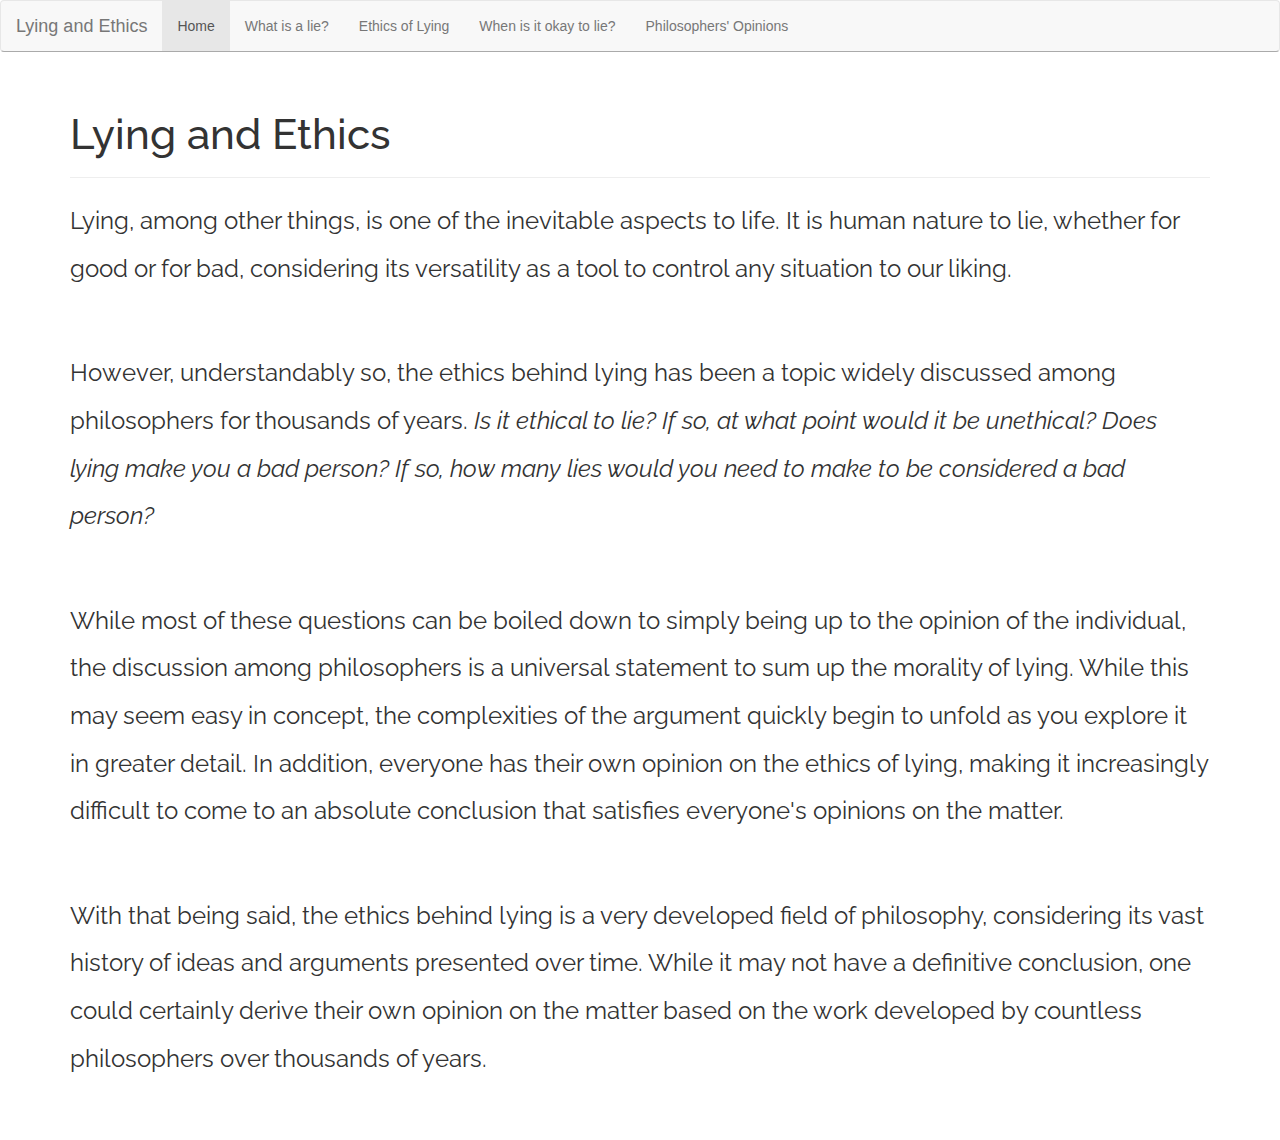
<file: index.html>
<!Doctype HTML>
<html lang="en">
	<head>
		<title>Lying and Ethics</title>
		<meta charset="utf-8">
		<meta name="viewport" content="width=device-width, initial-scale=1">
		<link rel="stylesheet" href="https://maxcdn.bootstrapcdn.com/bootstrap/3.4.1/css/bootstrap.min.css">
		<link rel="stylesheet" href="ethics.css">
		<link rel="preconnect" href="https://fonts.gstatic.com">
		<link href="https://fonts.googleapis.com/css2?family=Raleway:wght@500&display=swap" rel="stylesheet">
		<script src="https://ajax.googleapis.com/ajax/libs/jquery/3.5.1/jquery.min.js"></script>
		<script src="https://maxcdn.bootstrapcdn.com/bootstrap/3.4.1/js/bootstrap.min.js"></script>
	</head>

	<body>
		<nav class = "navbar navbar-default">
			<div class = "container-fluid">
				<div class = "navbar-header">
					<a class = "navbar-brand" href = "index.html">Lying and Ethics</a>
				</div>
				<ul class = "nav navbar-nav">
					<li class = "active"><a href = "index.html">Home</a></li>
					<li><a href = "what-is-a-lie.html">What is a lie?</a></li>
					<li><a href = "ethics-of-lying.html">Ethics of Lying</a></li>
					<li><a href="when-is-it-okay-to-lie.html">When is it okay to lie?</a></li>
					<li><a href = "philosophers-opinion.html">Philosophers' Opinions</a></li>
				</ul>
			</div>
		</nav>
		<div class = "container">
			<div class = "page-header">
				<h1>Lying and Ethics</h1>
			</div>
			
			<p>Lying, among other things, is one of the inevitable aspects to life. It is human nature to lie, whether for good or for bad, considering its versatility as a tool to control any situation to our liking.</p>

			<p>However, understandably so, the ethics behind lying has been a topic widely discussed among philosophers for thousands of years. <i>Is it ethical to lie? If so, at what point would it be unethical? Does lying make you a bad person? If so, how many lies would you need to make to be considered a bad person?</i></p>

			<p>While most of these questions can be boiled down to simply being up to the opinion of the individual, the discussion among philosophers is a universal statement to sum up the morality of lying. While this may seem easy in concept, the complexities of the argument quickly begin to unfold as you explore it in greater detail. In addition, everyone has their own opinion on the ethics of lying, making it increasingly difficult to come to an absolute conclusion that satisfies everyone's opinions on the matter.</p>

			<p>With that being said, the ethics behind lying is a very developed field of philosophy, considering its vast history of ideas and arguments presented over time. While it may not have a definitive conclusion, one could certainly derive their own opinion on the matter based on the work developed by countless philosophers over thousands of years.</p>
		</div>
	</body>
</html>
</file>
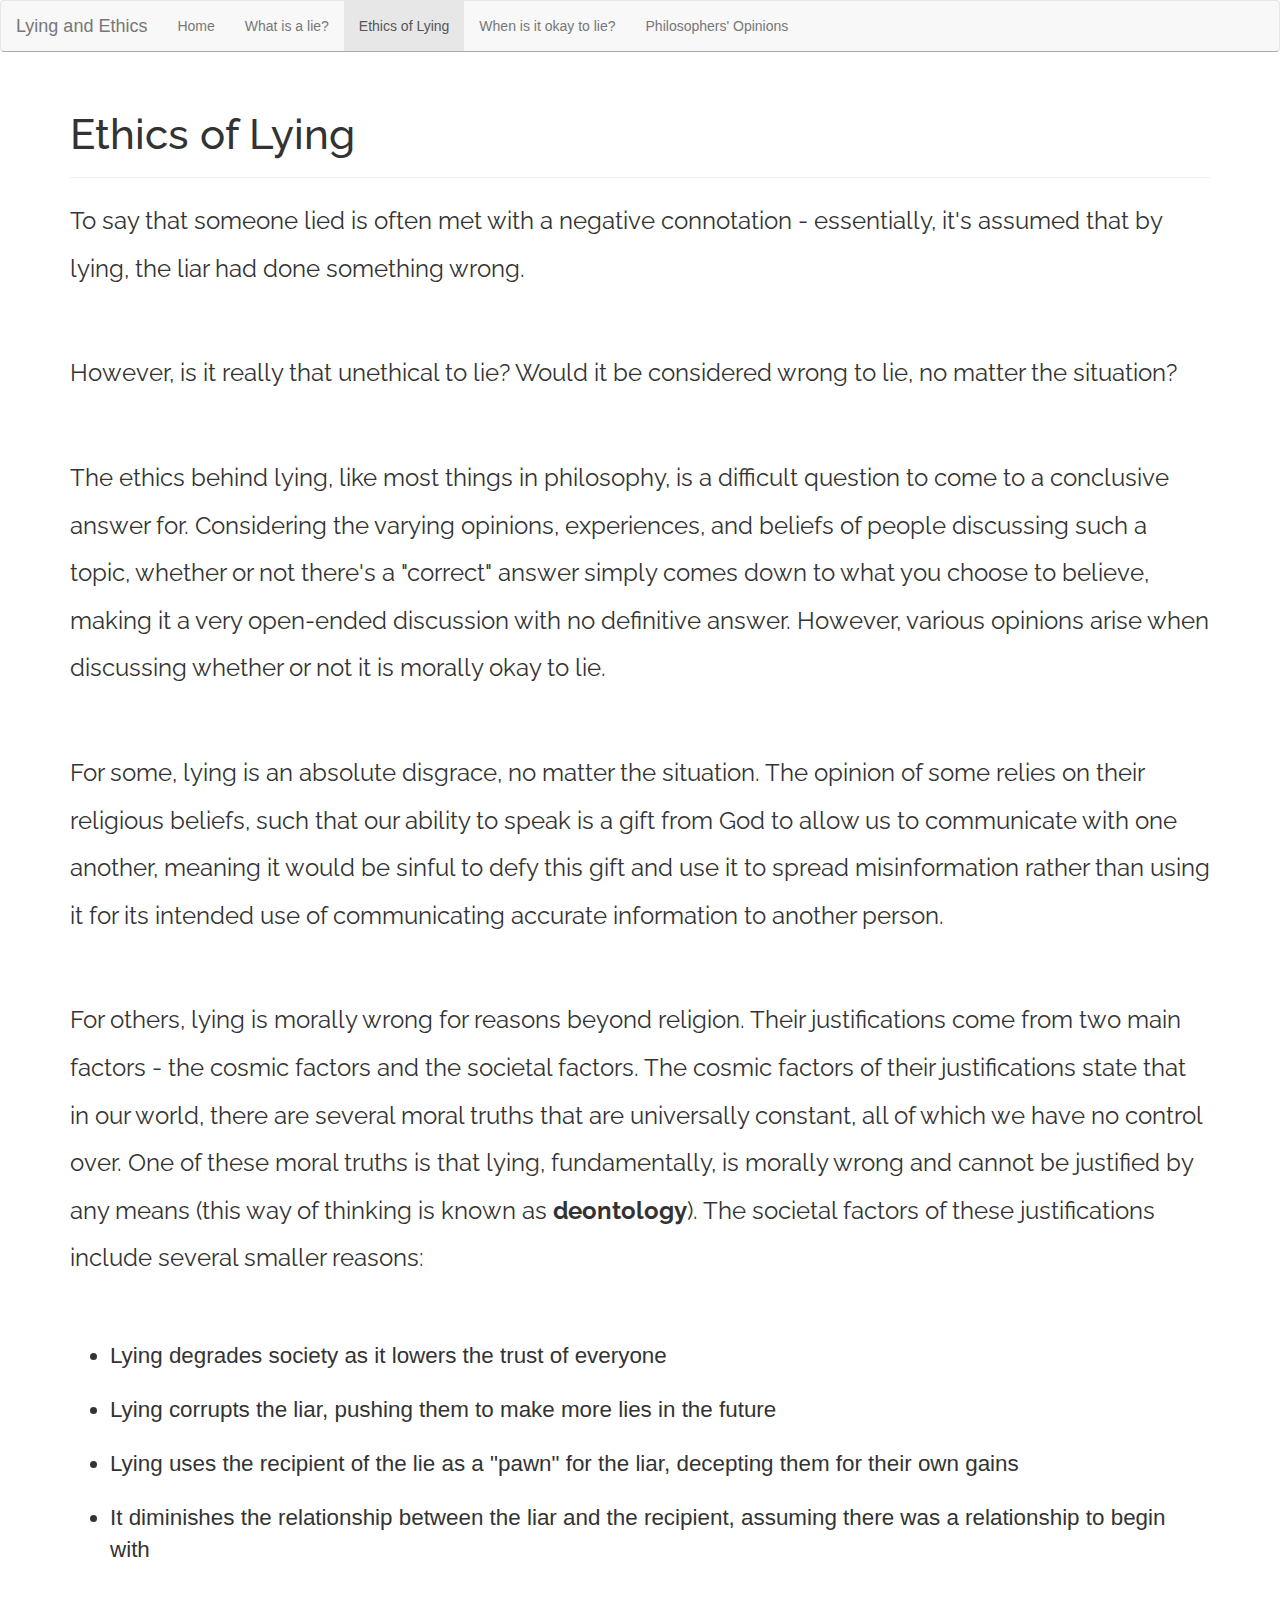
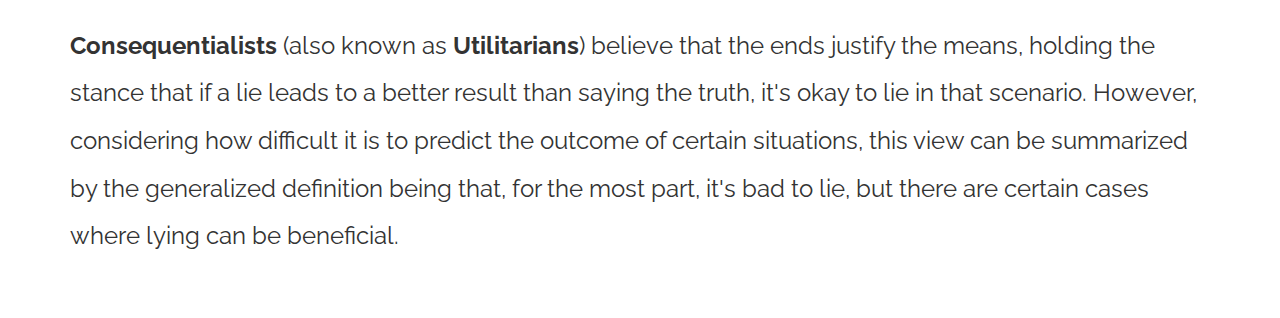
<file: ethics-of-lying.html>
<!Doctype HTML>
<html lang="en">
	<head>
		<title>Lying and Ethics</title>
		<meta charset="utf-8">
		<meta name="viewport" content="width=device-width, initial-scale=1">
		<link rel="stylesheet" href="https://maxcdn.bootstrapcdn.com/bootstrap/3.4.1/css/bootstrap.min.css">
		<link rel="stylesheet" href="ethics.css">
		<link rel="preconnect" href="https://fonts.gstatic.com">
		<link href="https://fonts.googleapis.com/css2?family=Raleway:wght@500&display=swap" rel="stylesheet">
		<script src="https://ajax.googleapis.com/ajax/libs/jquery/3.5.1/jquery.min.js"></script>
		<script src="https://maxcdn.bootstrapcdn.com/bootstrap/3.4.1/js/bootstrap.min.js"></script>
	</head>

	<body>
		<nav class = "navbar navbar-default">
			<div class = "container-fluid">
				<div class = "navbar-header">
					<a class = "navbar-brand" href = "index.html">Lying and Ethics</a>
				</div>
				<ul class = "nav navbar-nav">
					<li><a href = "index.html">Home</a></li>
					<li><a href = "what-is-a-lie.html">What is a lie?</a></li>
					<li class = "active"><a href = "ethics-of-lying.html">Ethics of Lying</a></li>
					<li><a href="when-is-it-okay-to-lie.html">When is it okay to lie?</a></li>
					<li><a href = "philosophers-opinion.html">Philosophers' Opinions</a></li>
				</ul>
			</div>
		</nav>
		<div class = "container">
			<div class = "page-header">
				<h1>Ethics of Lying</h1>
			</div>

			<p>To say that someone lied is often met with a negative connotation - essentially, it's assumed that by lying, the liar had done something wrong.</p>

			<p>However, is it really that unethical to lie? Would it be considered wrong to lie, no matter the situation?</p>

			<p>The ethics behind lying, like most things in philosophy, is a difficult question to come to a conclusive answer for. Considering the varying opinions, experiences, and beliefs of people discussing such a topic, whether or not there's a "correct" answer simply comes down to what you choose to believe, making it a very open-ended discussion with no definitive answer. However, various opinions arise when discussing whether or not it is morally okay to lie.</p>

			<p>For some, lying is an absolute disgrace, no matter the situation. The opinion of some relies on their religious beliefs, such that our ability to speak is a gift from God to allow us to communicate with one another, meaning it would be sinful to defy this gift and use it to spread misinformation rather than using it for its intended use of communicating accurate information to another person.</p>

			<p>For others, lying is morally wrong for reasons beyond religion. Their justifications come from two main factors - the cosmic factors and the societal factors. The cosmic factors of their justifications state that in our world, there are several moral truths that are universally constant, all of which we have no control over. One of these moral truths is that lying, fundamentally, is morally wrong and cannot be justified by any means (this way of thinking is known as <b>deontology</b>). The societal factors of these justifications include several smaller reasons:</p>

			<ul>
				<li>Lying degrades society as it lowers the trust of everyone</li>
				<li>Lying corrupts the liar, pushing them to make more lies in the future</li>
				<li>Lying uses the recipient of the lie as a "pawn" for the liar, decepting them for their own gains</li>
				<li>It diminishes the relationship between the liar and the recipient, assuming there was a relationship to begin with</li>
			</ul>

			<p><b>Consequentialists</b> (also known as <b>Utilitarians</b>) believe that the ends justify the means, holding the stance that if a lie leads to a better result than saying the truth, it's okay to lie in that scenario. However, considering how difficult it is to predict the outcome of certain situations, this view can be summarized by the generalized definition being that, for the most part, it's bad to lie, but there are certain cases where lying can be beneficial.</p>
			
		</div>
	</body>
</html>
</file>
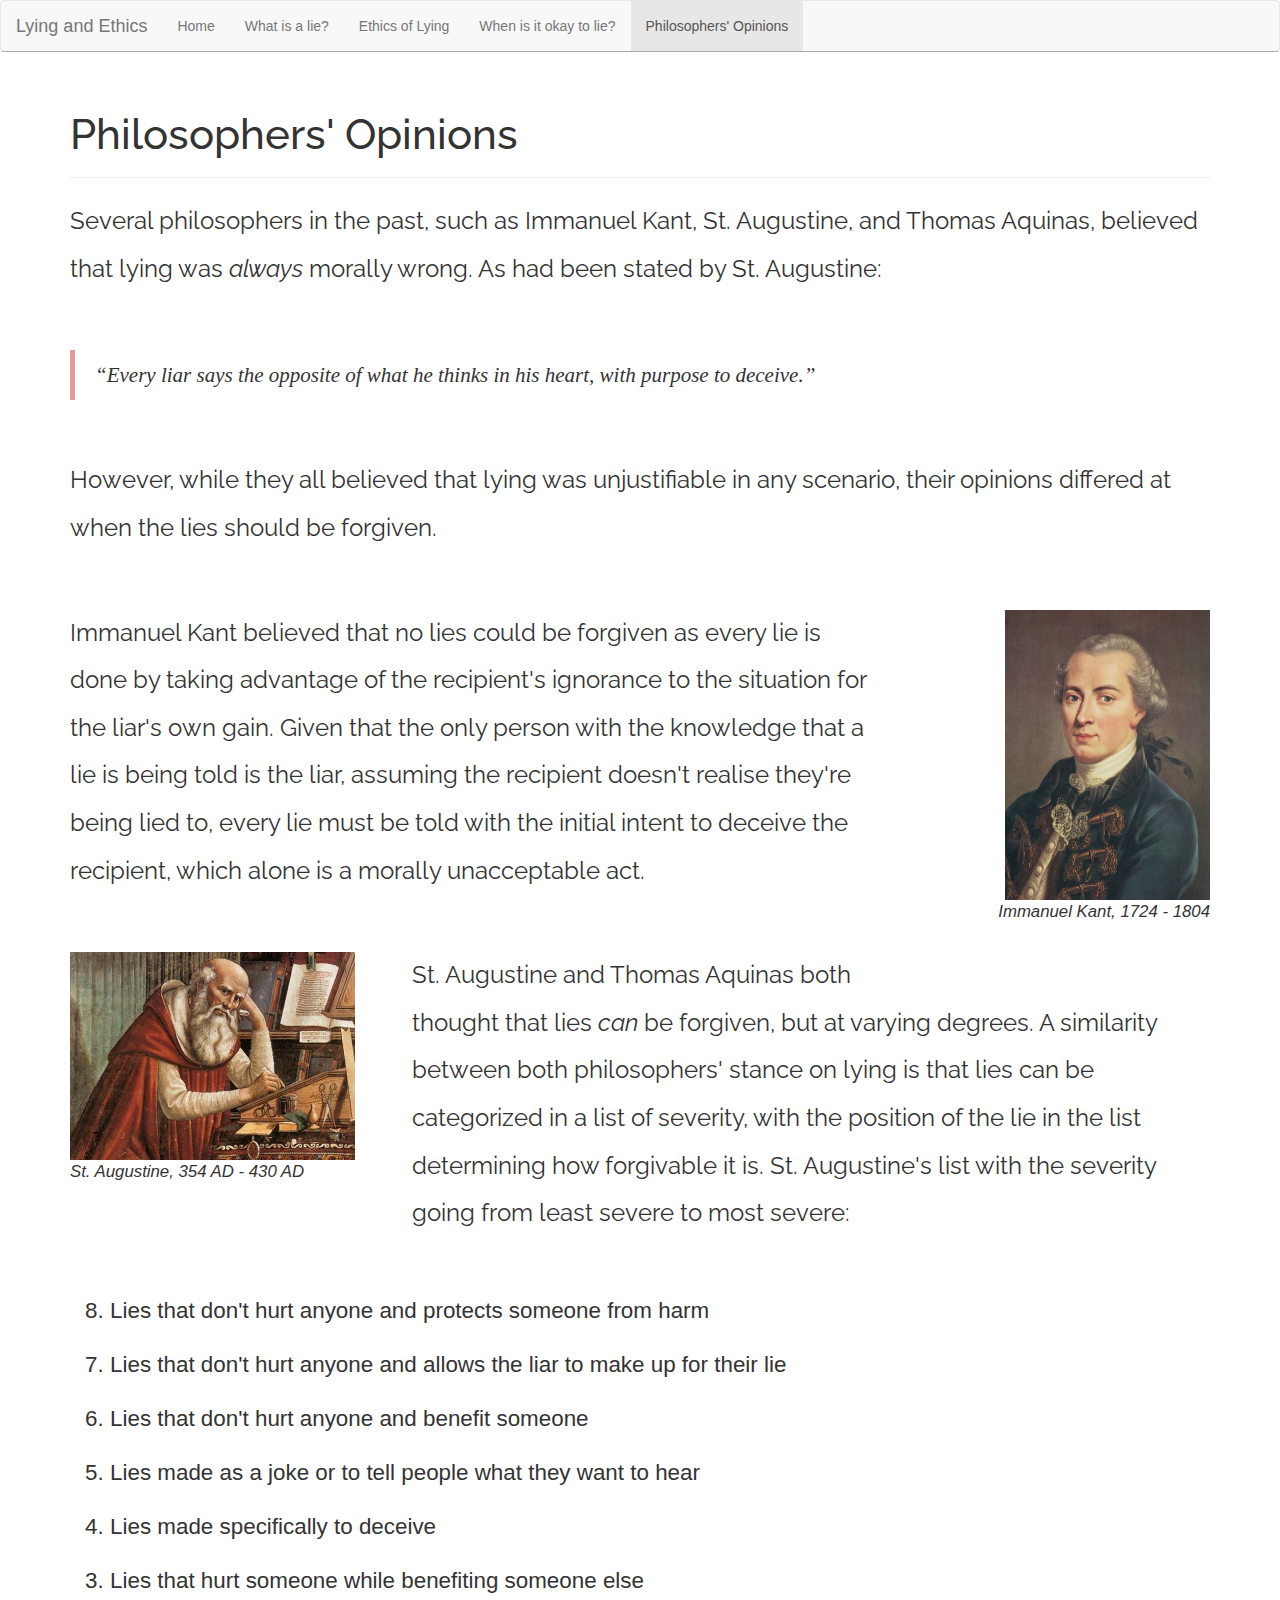
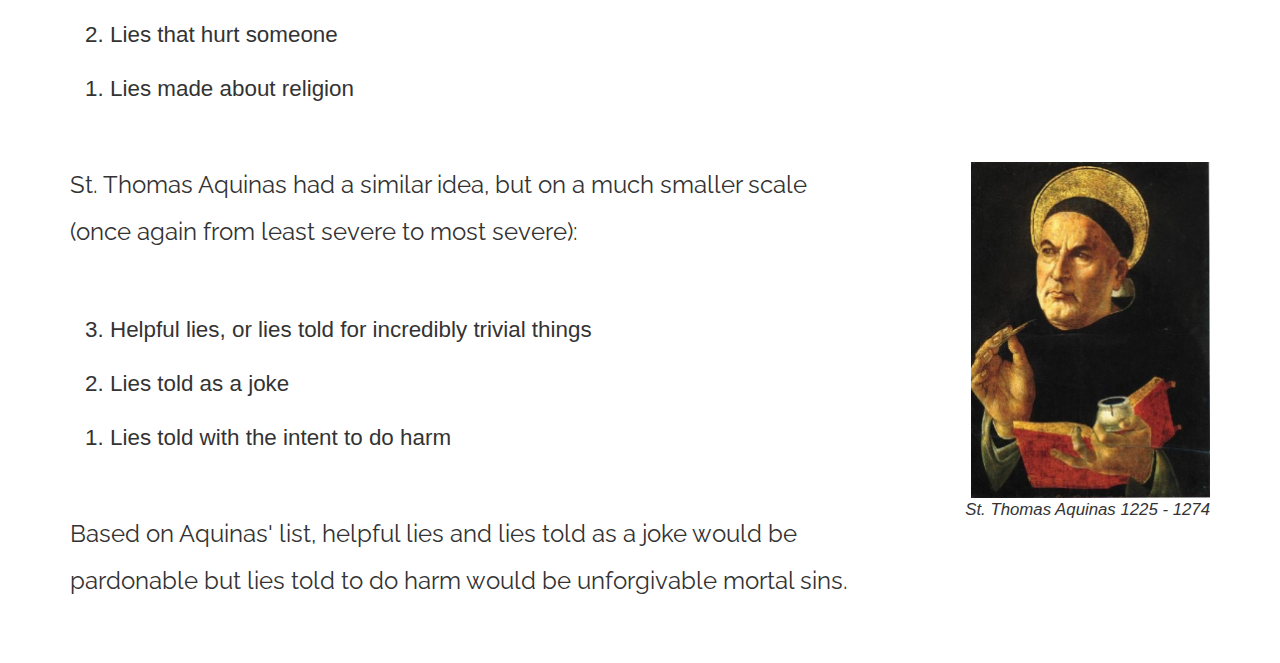
<file: philosophers-opinion.html>
<!Doctype HTML>
<html lang="en">
	<head>
		<title>Lying and Ethics</title>
		<meta charset="utf-8">
		<meta name="viewport" content="width=device-width, initial-scale=1">
		<link rel="stylesheet" href="https://maxcdn.bootstrapcdn.com/bootstrap/3.4.1/css/bootstrap.min.css">
		<link rel="stylesheet" href="ethics.css">
		<link rel="preconnect" href="https://fonts.gstatic.com">
		<link href="https://fonts.googleapis.com/css2?family=Raleway:wght@500&display=swap" rel="stylesheet">
		<script src="https://ajax.googleapis.com/ajax/libs/jquery/3.5.1/jquery.min.js"></script>
		<script src="https://maxcdn.bootstrapcdn.com/bootstrap/3.4.1/js/bootstrap.min.js"></script>
	</head>

	<body>
		<nav class = "navbar navbar-default">
			<div class = "container-fluid">
				<div class = "navbar-header">
					<a class = "navbar-brand" href = "index.html">Lying and Ethics</a>
				</div>
				<ul class = "nav navbar-nav">
					<li><a href = "index.html">Home</a></li>
					<li><a href = "what-is-a-lie.html">What is a lie?</a></li>
					<li><a href = "ethics-of-lying.html">Ethics of Lying</a></li>
					<li><a href="when-is-it-okay-to-lie.html">When is it okay to lie?</a></li>
					<li class = "active"><a href = "philosophers-opinion.html">Philosophers' Opinions</a></li>
				</ul>
			</div>
		</nav>
		<div class = "container">
			<div class = "page-header">
				<h1>Philosophers' Opinions</h1>
			</div>

			<p>Several philosophers in the past, such as Immanuel Kant, St. Augustine, and Thomas Aquinas, believed that lying was <i>always</i> morally wrong. As had been stated by St. Augustine:</p>

			<blockquote><q>Every liar says the opposite of what he thinks in his heart, with purpose to deceive.</q></blockquote>

			<p>However, while they all believed that lying was unjustifiable in any scenario, their opinions differed at when the lies should be forgiven.</p>

			<figure class = "fig-right">
				<img src = "phil2.jpg" class = "phil2">
				<figcaption>Immanuel Kant, 1724 - 1804</figcaption>
			</figure>

			<p>Immanuel Kant believed that no lies could be forgiven as every lie is done by taking advantage of the recipient's ignorance to the situation for the liar's own gain. Given that the only person with the knowledge that a lie is being told is the liar, assuming the recipient doesn't realise they're being lied to, every lie must be told with the initial intent to deceive the recipient, which alone is a morally unacceptable act.</p>

			<figure class = "fig-left">
				<img src = "phil3.jpg" class = "phil3">
				<figcaption>St. Augustine, 354 AD - 430 AD</figcaption>
			</figure>

			<p>St. Augustine and Thomas Aquinas both thought that lies <i>can</i> be forgiven, but at varying degrees. A similarity between both philosophers' stance on lying is that lies can be categorized in a list of severity, with the position of the lie in the list determining how forgivable it is. St. Augustine's list with the severity going from least severe to most severe:</p>

			<ol reversed = "true">
				<li>Lies that don't hurt anyone and protects someone from harm</li>
				<li>Lies that don't hurt anyone and allows the liar to make up for their lie</li>
				<li>Lies that don't hurt anyone and benefit someone</li>
				<li>Lies made as a joke or to tell people what they want to hear</li>
				<li>Lies made specifically to deceive</li>
				<li>Lies that hurt someone while benefiting someone else</li>
				<li>Lies that hurt someone</li>
				<li>Lies made about religion</li>
			</ol>

			<figure class = "fig-right">
				<img src = "phil4.jpg" class = "phil4">
				<figcaption>St. Thomas Aquinas 1225 - 1274</figcaption>
			</figure>

			<p>St. Thomas Aquinas had a similar idea, but on a much smaller scale (once again from least severe to most severe):</p>

			<ol reversed = "true">
				<li>Helpful lies, or lies told for incredibly trivial things</li>
				<li>Lies told as a joke</li>
				<li>Lies told with the intent to do harm</li>
			</ol>

			<p>Based on Aquinas' list, helpful lies and lies told as a joke would be pardonable but lies told to do harm would be unforgivable mortal sins.</p>
			
		</div>
	</body>
</html>
</file>
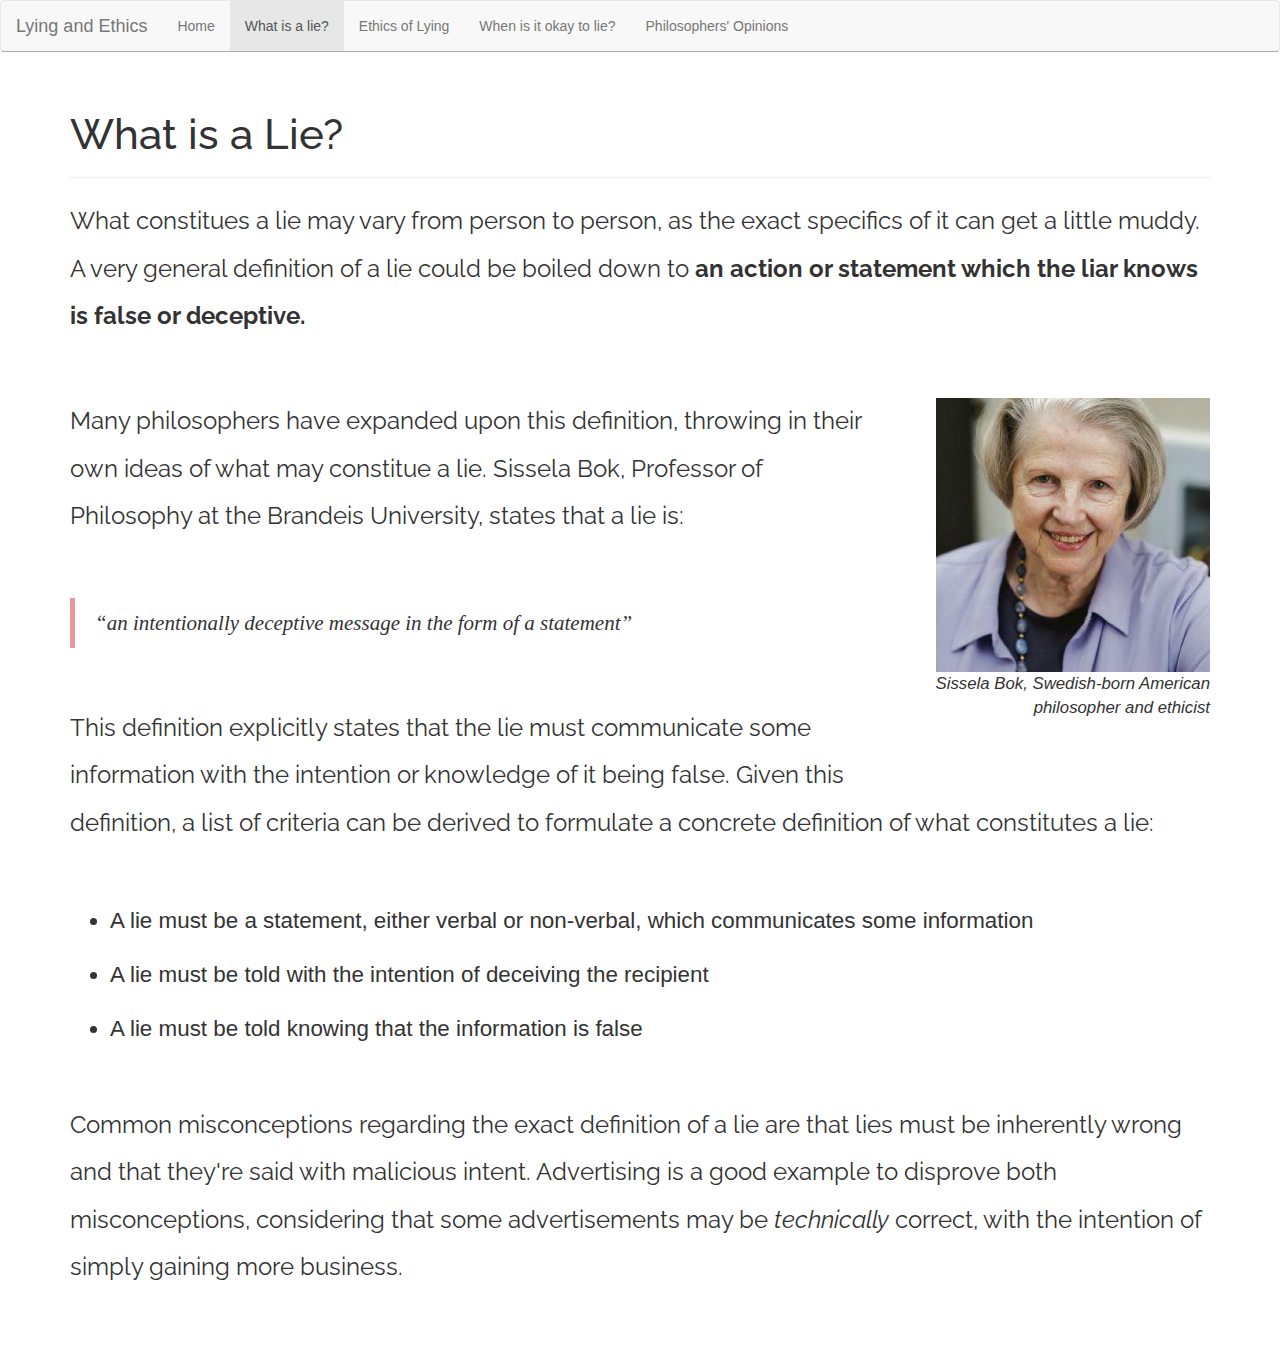
<file: what-is-a-lie.html>
<!Doctype HTML>
<html lang="en">
	<head>
		<title>Lying and Ethics</title>
		<meta charset="utf-8">
		<meta name="viewport" content="width=device-width, initial-scale=1">
		<link rel="stylesheet" href="https://maxcdn.bootstrapcdn.com/bootstrap/3.4.1/css/bootstrap.min.css">
		<link rel="stylesheet" href="ethics.css">
		<link rel="preconnect" href="https://fonts.gstatic.com">
		<link href="https://fonts.googleapis.com/css2?family=Raleway:wght@500&display=swap" rel="stylesheet">
		<script src="https://ajax.googleapis.com/ajax/libs/jquery/3.5.1/jquery.min.js"></script>
		<script src="https://maxcdn.bootstrapcdn.com/bootstrap/3.4.1/js/bootstrap.min.js"></script>
	</head>

	<body>
		<nav class = "navbar navbar-default">
			<div class = "container-fluid">
				<div class = "navbar-header">
					<a class = "navbar-brand" href = "index.html">Lying and Ethics</a>
				</div>
				<ul class = "nav navbar-nav">
					<li><a href = "index.html">Home</a></li>
					<li class = "active"><a href = "what-is-a-lie.html">What is a lie?</a></li>
					<li><a href = "ethics-of-lying.html">Ethics of Lying</a></li>
					<li><a href="when-is-it-okay-to-lie.html">When is it okay to lie?</a></li>
					<li><a href = "philosophers-opinion.html">Philosophers' Opinions</a></li>
				</ul>
			</div>
		</nav>
		<div class = "container">
			<div class = "page-header">
				<h1>What is a Lie?</h1>
			</div>

			<p>What constitues a lie may vary from person to person, as the exact specifics of it can get a little muddy. A very general definition of a lie could be boiled down to <b>an action or statement which the liar knows is false or deceptive.</b></p>

			<figure class = "fig-right">
				<img src = "phil1.jpg" class = "phil1">
				<figcaption>Sissela Bok, Swedish-born American philosopher and ethicist</figcaption>
			</figure>

			<p>Many philosophers have expanded upon this definition, throwing in their own ideas of what may constitue a lie. Sissela Bok, Professor of Philosophy at the Brandeis University, states that a lie is:</p>

			<blockquote><q>an intentionally deceptive message in the form of a statement</q></blockquote>

			<p>This definition explicitly states that the lie must communicate some information with the intention or knowledge of it being false. Given this definition, a list of criteria can be derived to formulate a concrete definition of what constitutes a lie:</p>

			<ul>
				<li>A lie must be a statement, either verbal or non-verbal, which communicates some information</li>
				<li>A lie must be told with the intention of deceiving the recipient</li>
				<li>A lie must be told knowing that the information is false</li>
			</ul>

			<p>Common misconceptions regarding the exact definition of a lie are that lies must be inherently wrong and that they're said with malicious intent. Advertising is a good example to disprove both misconceptions, considering that some advertisements may be <i>technically</i> correct, with the intention of simply gaining more business.</p>
			
		</div>
	</body>
</html>
</file>
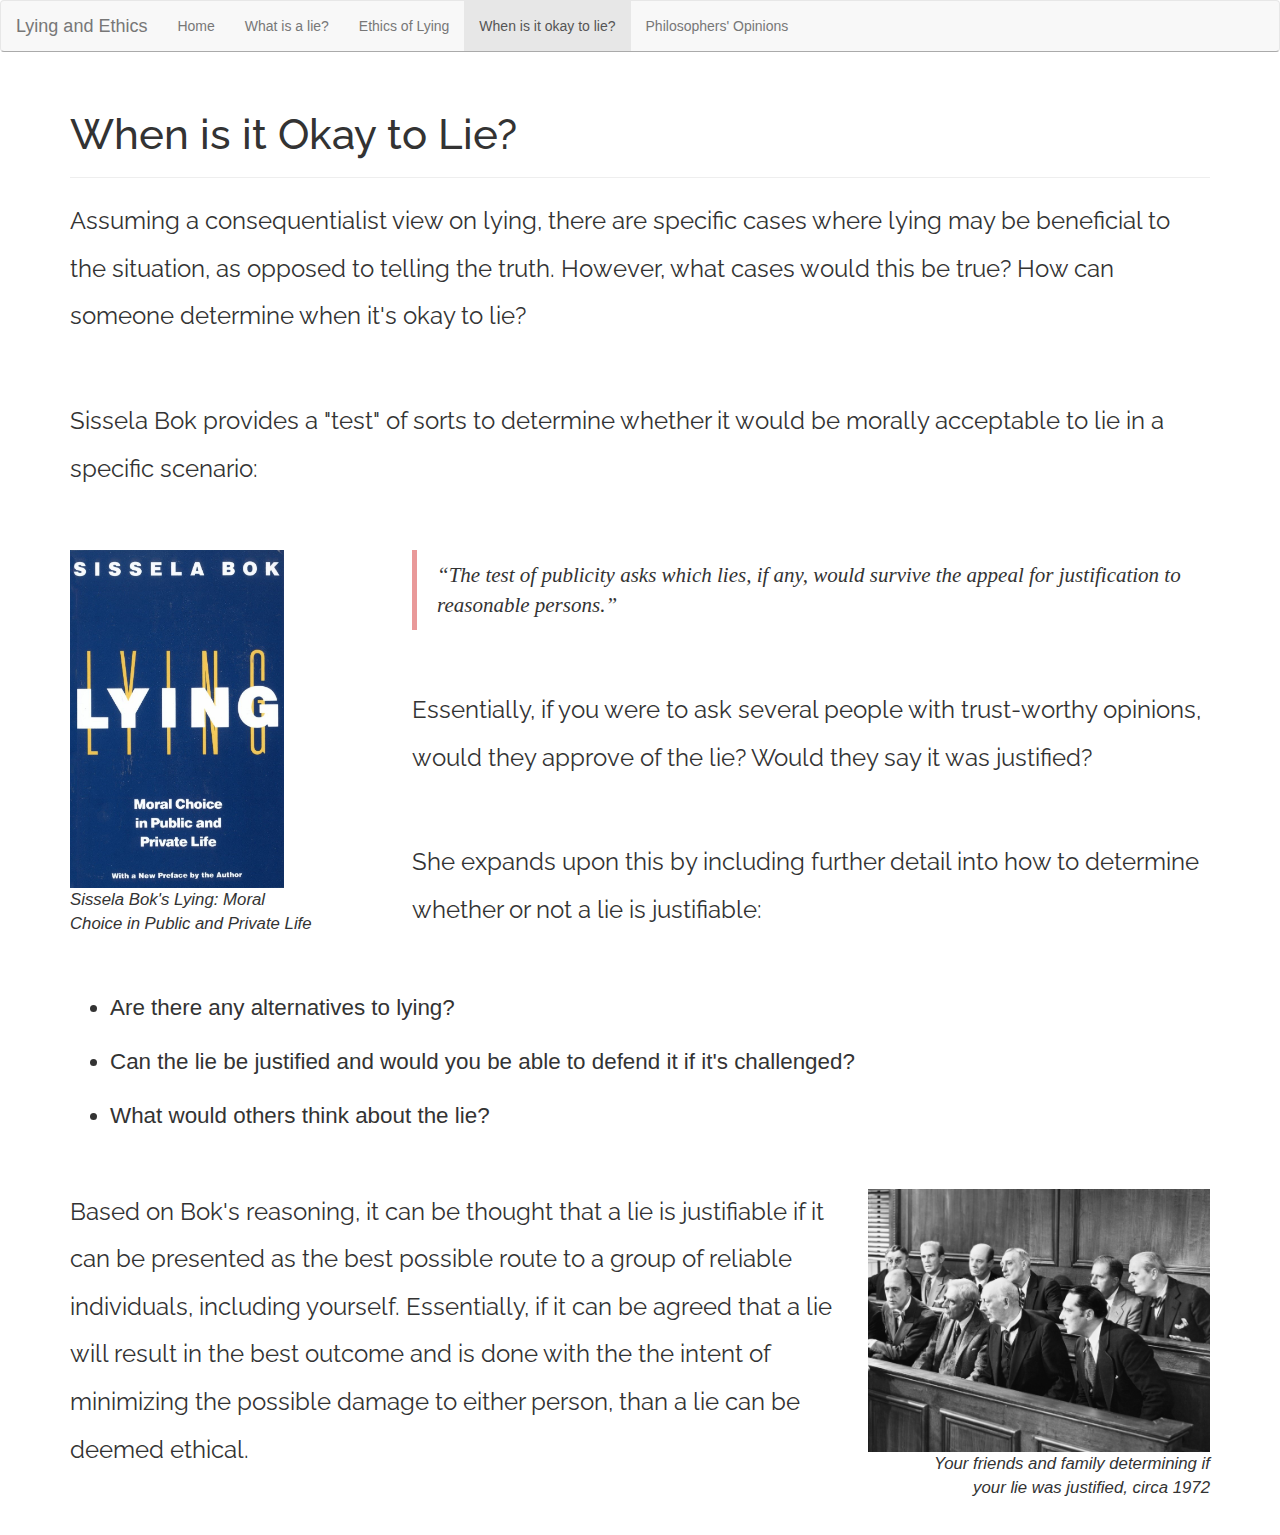
<file: when-is-it-okay-to-lie.html>
<!Doctype HTML>
<html lang="en">
	<head>
		<title>Lying and Ethics</title>
		<meta charset="utf-8">
		<meta name="viewport" content="width=device-width, initial-scale=1">
		<link rel="stylesheet" href="https://maxcdn.bootstrapcdn.com/bootstrap/3.4.1/css/bootstrap.min.css">
		<link rel="stylesheet" href="ethics.css">
		<link rel="preconnect" href="https://fonts.gstatic.com">
		<link href="https://fonts.googleapis.com/css2?family=Raleway:wght@500&display=swap" rel="stylesheet">
		<script src="https://ajax.googleapis.com/ajax/libs/jquery/3.5.1/jquery.min.js"></script>
		<script src="https://maxcdn.bootstrapcdn.com/bootstrap/3.4.1/js/bootstrap.min.js"></script>
	</head>

	<body>
		<nav class = "navbar navbar-default">
			<div class = "container-fluid">
				<div class = "navbar-header">
					<a class = "navbar-brand" href = "index.html">Lying and Ethics</a>
				</div>
				<ul class = "nav navbar-nav">
					<li><a href = "index.html">Home</a></li>
					<li><a href = "what-is-a-lie.html">What is a lie?</a></li>
					<li><a href = "ethics-of-lying.html">Ethics of Lying</a></li>
					<li class = "active"><a href="when-is-it-okay-to-lie.html">When is it okay to lie?</a></li>
					<li><a href = "philosophers-opinion.html">Philosophers' Opinions</a></li>
				</ul>
			</div>
		</nav>
		<div class = "container">
			<div class = "page-header">
				<h1>When is it Okay to Lie?</h1>
			</div>
			
			<p>Assuming a consequentialist view on lying, there are specific cases where lying may be beneficial to the situation, as opposed to telling the truth. However, what cases would this be true? How can someone determine when it's okay to lie?</p>

			<p>Sissela Bok provides a "test" of sorts to determine whether it would be morally acceptable to lie in a specific scenario:</p>

			<figure class = "fig-left">
				<img src = "book.jpg" class = "book">
				<figcaption>Sissela Bok's Lying: Moral Choice in Public and Private Life</figcaption>
			</figure>

			<blockquote><q>The test of publicity asks which lies, if any, would survive the appeal for justification to reasonable persons.</q></blockquote>

			<p>Essentially, if you were to ask several people with trust-worthy opinions, would they approve of the lie? Would they say it was justified?</p>

			<p>She expands upon this by including further detail into how to determine whether or not a lie is justifiable:</p>

			<ul>
				<li>Are there any alternatives to lying?</li>
				<li>Can the lie be justified and would you be able to defend it if it's challenged?</li>
				<li>What would others think about the lie?</li>
			</ul>

			<figure class = "fig-right">
				<img src = "jury.jpeg" class = "jury">
				<figcaption>Your friends and family determining if your lie was justified, circa 1972</figcaption>
			</figure>

			<p>Based on Bok's reasoning, it can be thought that a lie is justifiable if it can be presented as the best possible route to a group of reliable individuals, including yourself. Essentially, if it can be agreed that a lie will result in the best outcome and is done with the the intent of minimizing the possible damage to either person, than a lie can be deemed ethical.</p>

		</div>
	</body>
</html>
</file>
<file: ethics.css>
html, body{
	margin: 0;
	padding: 0;
}

.navbar, .navbar-default{
	border-bottom: 1px solid #aaa;
}

p, h1{
	font-family: "Raleway", sans-serif;
}

h1{
	font-size: 300%;
}

p{
	font-size: 170%;
	margin-bottom: 5%;
	line-height: 200%;
}

blockquote{
	font-size: 150%;
	font-style: italic;
	border-left-color: rgba(200, 0, 0, 0.4);
	border-left-width: 5px;
	margin-bottom: 5%;
	display: flex;
	quotes: "“" "”";
	font-family: Georgia;
}

.container > ul, ol{
	margin-bottom: 5%;
}

.container > ul > li, ol > li{
	font-size: 160%;
	margin-bottom: 2%;
}

figure{
	width: 30%;
	padding-bottom: 3%;
}

.fig-right{
	float: right;
}

.fig-left{
	float: left;
	padding-right: 5%;
}

figure figcaption{
	font-size: 120%;
	font-style: italic;
	width: 85%;
}

.fig-right > figcaption{
	text-align: right;
	margin-left: auto;
}

.fig-right > img{
	display: flex;
	margin-left: auto;
}

.phil1{
	width: 80%;
}

.phil2{
	width: 60%;
}

.phil3{
	width: 100%
}

.phil4{
	width: 70%;
}

.jury{
	width: 100%;
}

.book{
	width: 75%;
}
</file>
